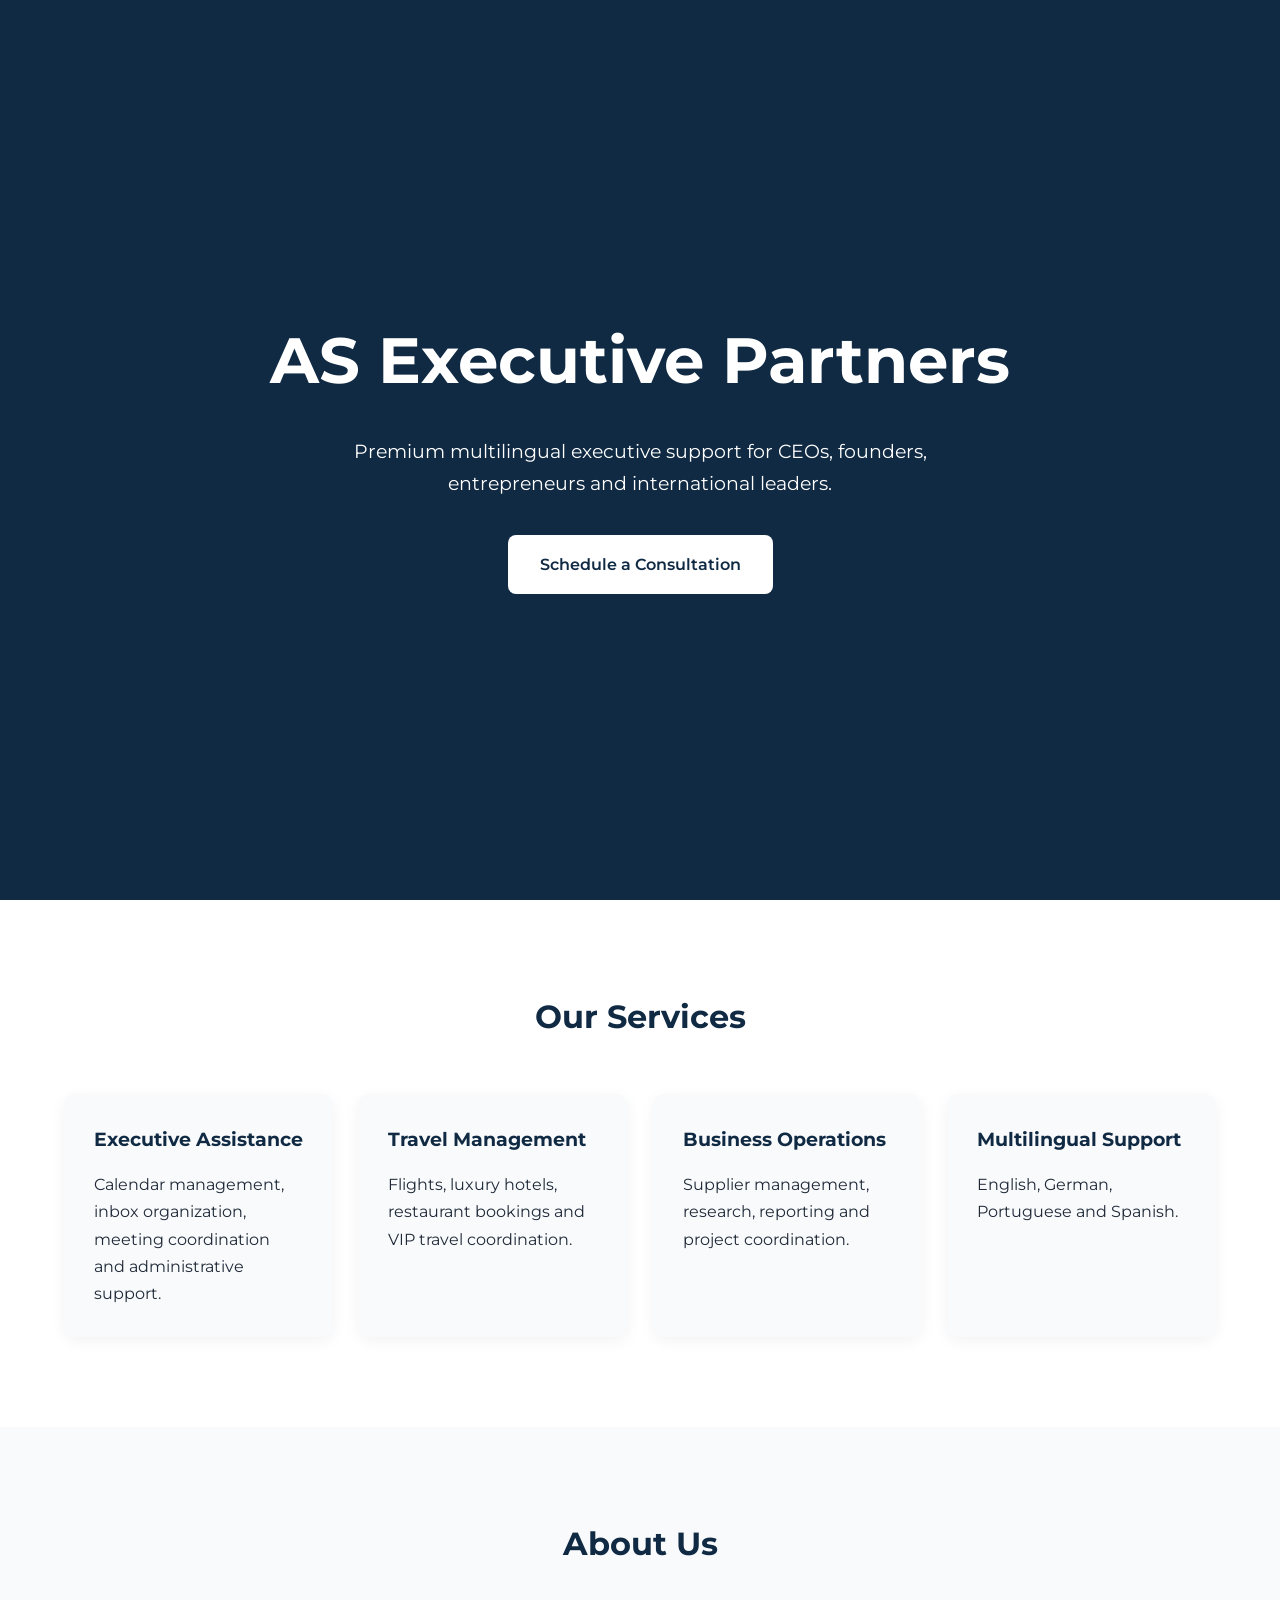
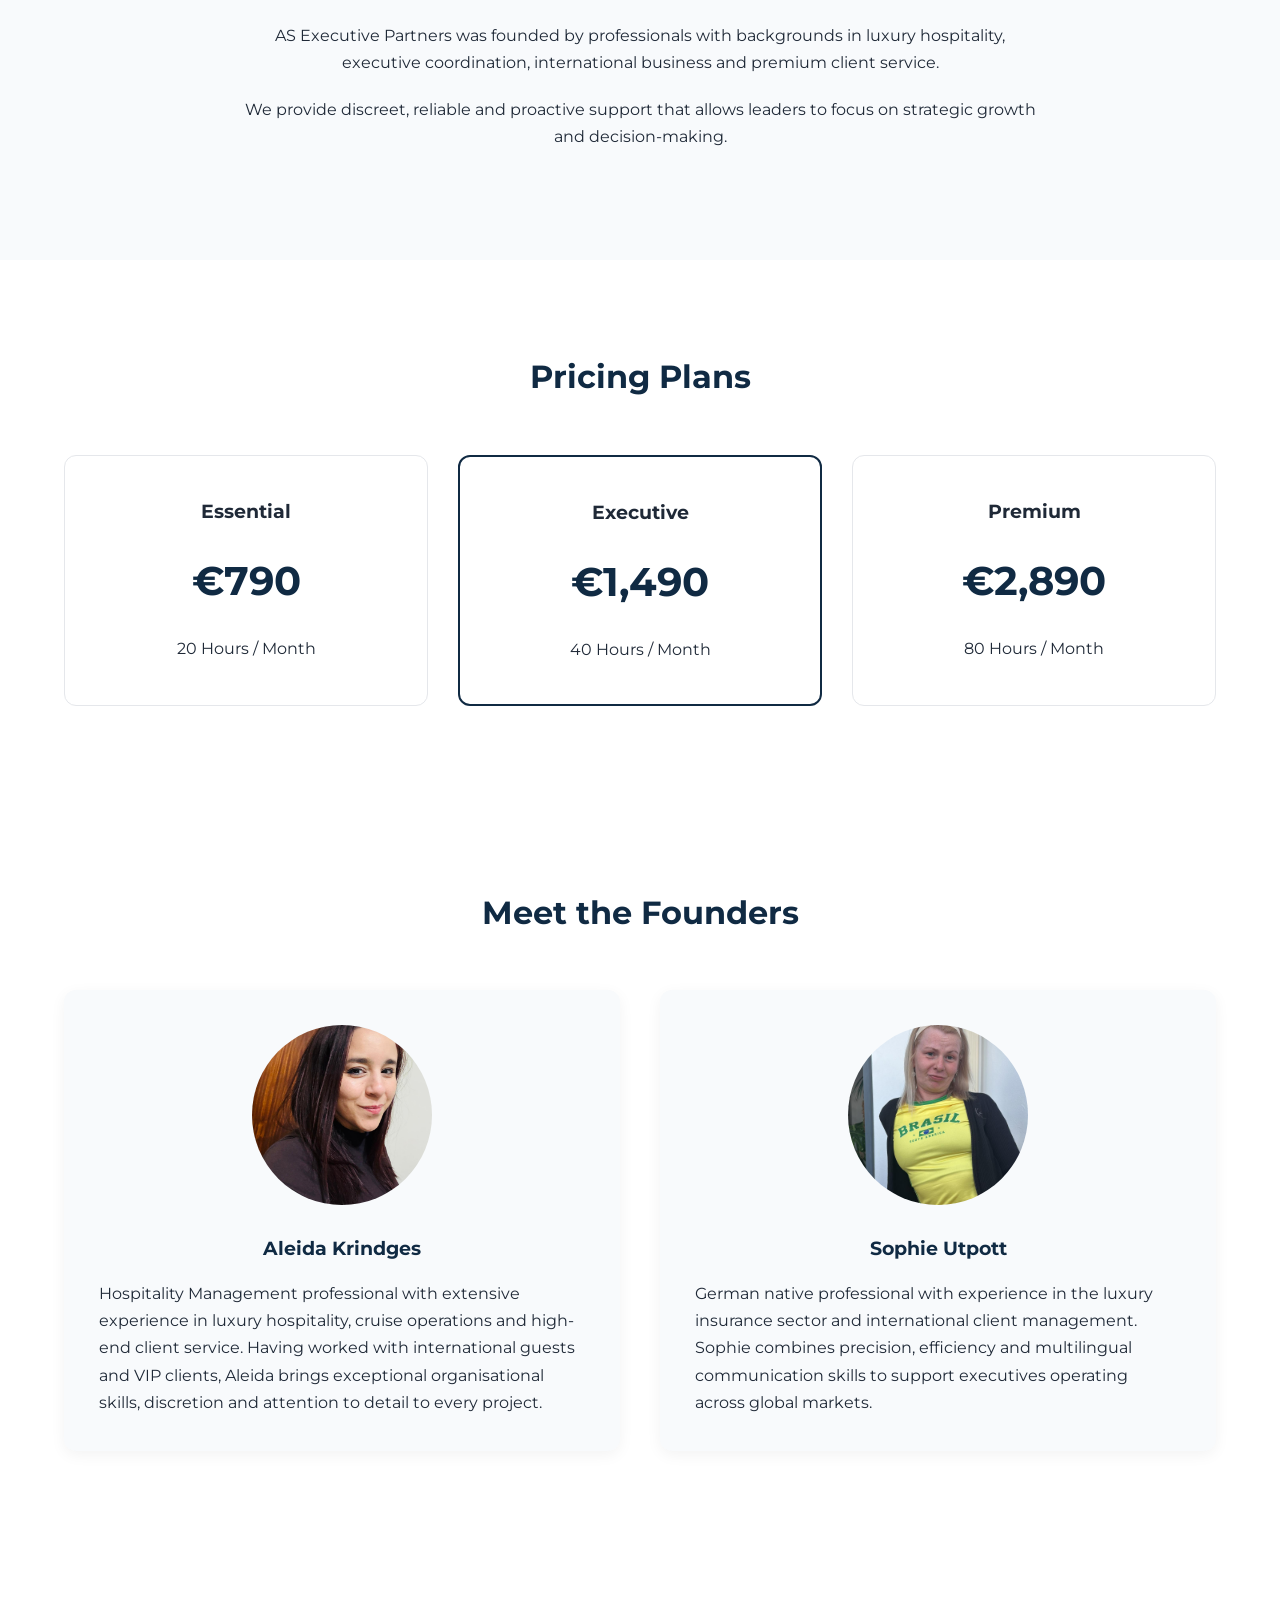
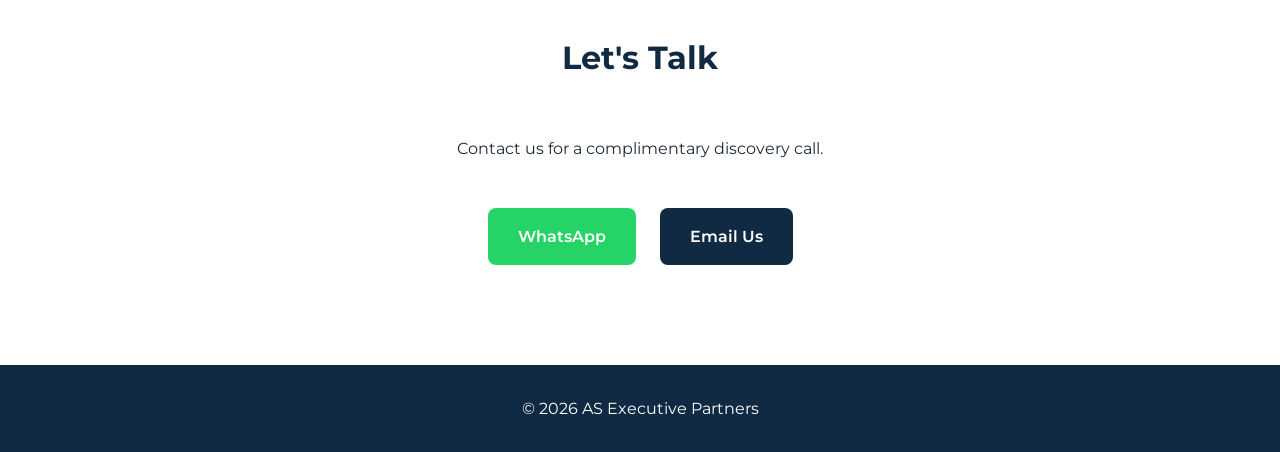
<file: index.html>
<!DOCTYPE html>
<html lang="en">
<head>
    <meta charset="UTF-8">
    <meta name="viewport" content="width=device-width, initial-scale=1.0">

    <title>AS Executive Partners</title>

    <link rel="preconnect" href="https://fonts.googleapis.com">
    <link rel="preconnect" href="https://fonts.gstatic.com" crossorigin>

    <link href="https://fonts.googleapis.com/css2?family=Montserrat:wght@300;400;500;600;700&display=swap" rel="stylesheet">

    <link rel="stylesheet" href="css/style.css">
</head>

<body>

<header class="hero">

    <div class="container">

        <div class="hero-content">

            <h1>AS Executive Partners</h1>

            <p>
                Premium multilingual executive support for CEOs,
                founders, entrepreneurs and international leaders.
            </p>

            <div class="hero-buttons">

                <a href="#contact" class="btn-primary">
                    Schedule a Consultation
                </a>

            </div>

        </div>

    </div>

</header>

<section class="services">

    <div class="container">

        <h2>Our Services</h2>

        <div class="grid">

            <div class="card">
                <h3>Executive Assistance</h3>
                <p>
                    Calendar management, inbox organization,
                    meeting coordination and administrative support.
                </p>
            </div>

            <div class="card">
                <h3>Travel Management</h3>
                <p>
                    Flights, luxury hotels, restaurant bookings
                    and VIP travel coordination.
                </p>
            </div>

            <div class="card">
                <h3>Business Operations</h3>
                <p>
                    Supplier management, research,
                    reporting and project coordination.
                </p>
            </div>

            <div class="card">
                <h3>Multilingual Support</h3>
                <p>
                    English, German, Portuguese and Spanish.
                </p>
            </div>

        </div>

    </div>

</section>

<section class="about">

    <div class="container">

        <h2>About Us</h2>

        <p>
            AS Executive Partners was founded by professionals with
            backgrounds in luxury hospitality, executive coordination,
            international business and premium client service.
        </p>

        <p>
            We provide discreet, reliable and proactive support that
            allows leaders to focus on strategic growth and decision-making.
        </p>

    </div>

</section>

<section class="pricing">

    <div class="container">

        <h2>Pricing Plans</h2>

        <div class="pricing-grid">

            <div class="price-card">
                <h3>Essential</h3>
                <div class="price">€790</div>
                <p>20 Hours / Month</p>
            </div>

            <div class="price-card featured">
                <h3>Executive</h3>
                <div class="price">€1,490</div>
                <p>40 Hours / Month</p>
            </div>

            <div class="price-card">
                <h3>Premium</h3>
                <div class="price">€2,890</div>
                <p>80 Hours / Month</p>
            </div>

        </div>

    </div>

</section>

<section class="founders">

    <div class="container">

        <h2>Meet the Founders</h2>

        <div class="founders-grid">

            <div class="founder-card">

                <img src="assets/aleida.jpeg" alt="Aleida">

                <h3>Aleida Krindges</h3>

                <p>
                    Hospitality Management professional with extensive
                    experience in luxury hospitality, cruise operations
                    and high-end client service.

                    Having worked with international guests and VIP clients,
                    Aleida brings exceptional organisational skills,
                    discretion and attention to detail to every project.
                </p>

            </div>

            <div class="founder-card">

                <img src="assets/sophie.jpeg" alt="Sophie">

                <h3>Sophie Utpott</h3>

                <p>
                    German native professional with experience in the
                    luxury insurance sector and international client management.

                    Sophie combines precision, efficiency and multilingual
                    communication skills to support executives operating
                    across global markets.
                </p>

            </div>

        </div>

    </div>

</section>


<section id="contact" class="contact">

    <div class="container">

        <h2>Let's Talk</h2>

        <p>
            Contact us for a complimentary discovery call.
        </p>


    </div>

    <div class="contact-buttons">
        <a class="whatsapp" href="https://wa.me/351915959112" target="_blank">
WhatsApp </a>

<a class="email" href="mailto:hello@asexecutivepartners.com">
Email Us
</a>

</div>

</div> </section>

</section>

<footer>

    <div class="container">
        © 2026 AS Executive Partners
    </div>

</footer>

</body>
</html>
</file>
<file: css/style.css>
*{
    margin:0;
    padding:0;
    box-sizing:border-box;
}

body{
    font-family:'Montserrat',sans-serif;
    color:#1f2937;
    line-height:1.7;
    background:#ffffff;
}

.container{
    width:90%;
    max-width:1200px;
    margin:auto;
}

.hero{
    background:#102A43;
    color:white;
    min-height:100vh;
    display:flex;
    align-items:center;
    text-align:center;
}

.hero h1{
    font-size:4rem;
    margin-bottom:20px;
}

.hero p{
    max-width:700px;
    margin:auto;
    font-size:1.2rem;
}

.hero-buttons{
    margin-top:35px;
}

.btn-primary{
    display:inline-block;
    padding:16px 32px;
    background:white;
    color:#102A43;
    text-decoration:none;
    border-radius:8px;
    font-weight:600;
    transition:.3s;
}

.btn-primary:hover{
    transform:translateY(-2px);
}

section{
    padding:90px 0;
}

h2{
    text-align:center;
    margin-bottom:50px;
    color:#102A43;
    font-size:2rem;
}

.grid{
    display:grid;
    grid-template-columns:repeat(auto-fit,minmax(250px,1fr));
    gap:25px;
}

.card{
    background:#f8fafc;
    padding:30px;
    border-radius:12px;
    box-shadow:0 4px 15px rgba(0,0,0,.05);
}

.card h3{
    margin-bottom:15px;
    color:#102A43;
}

.about{
    background:#f8fafc;
    text-align:center;
}

.about p{
    max-width:800px;
    margin:20px auto;
}

.pricing-grid{
    display:grid;
    grid-template-columns:repeat(auto-fit,minmax(250px,1fr));
    gap:30px;
}

.price-card{
    border:1px solid #e5e7eb;
    border-radius:12px;
    text-align:center;
    padding:40px 25px;
}

.featured{
    border:2px solid #102A43;
}

.price{
    font-size:2.5rem;
    font-weight:700;
    color:#102A43;
    margin:20px 0;
}

.contact{
    text-align:center;
}

.contact-buttons{
    margin-top:35px;
}

.contact-buttons a{
    display:inline-block;
    margin:10px;
    padding:15px 30px;
    text-decoration:none;
    border-radius:8px;
    font-weight:600;
}

.whatsapp{
    background:#25D366;
    color:white;
}

.email{
    background:#102A43;
    color:white;
}

footer{
    background:#102A43;
    color:white;
    text-align:center;
    padding:30px;
}

@media(max-width:768px){

    .hero h1{
        font-size:2.4rem;
    }

    .hero p{
        font-size:1rem;
    }

    h2{
        font-size:1.7rem;
    }
}
.founders{
    padding:90px 0;
}

.founders-grid{
    display:grid;
    grid-template-columns:repeat(auto-fit,minmax(320px,1fr));
    gap:40px;
    margin-top:40px;
}

.founder-card{
    text-align:center;
    background:#f8fafc;
    padding:35px;
    border-radius:12px;
    box-shadow:0 4px 15px rgba(0,0,0,.05);
}

.founder-card img{
    width:180px;
    height:180px;
    object-fit:cover;
    border-radius:50%;
    margin-bottom:20px;
}

.founder-card h3{
    color:#102A43;
    margin-bottom:15px;
}

.founder-card p{
    text-align:left;
}
</file>
